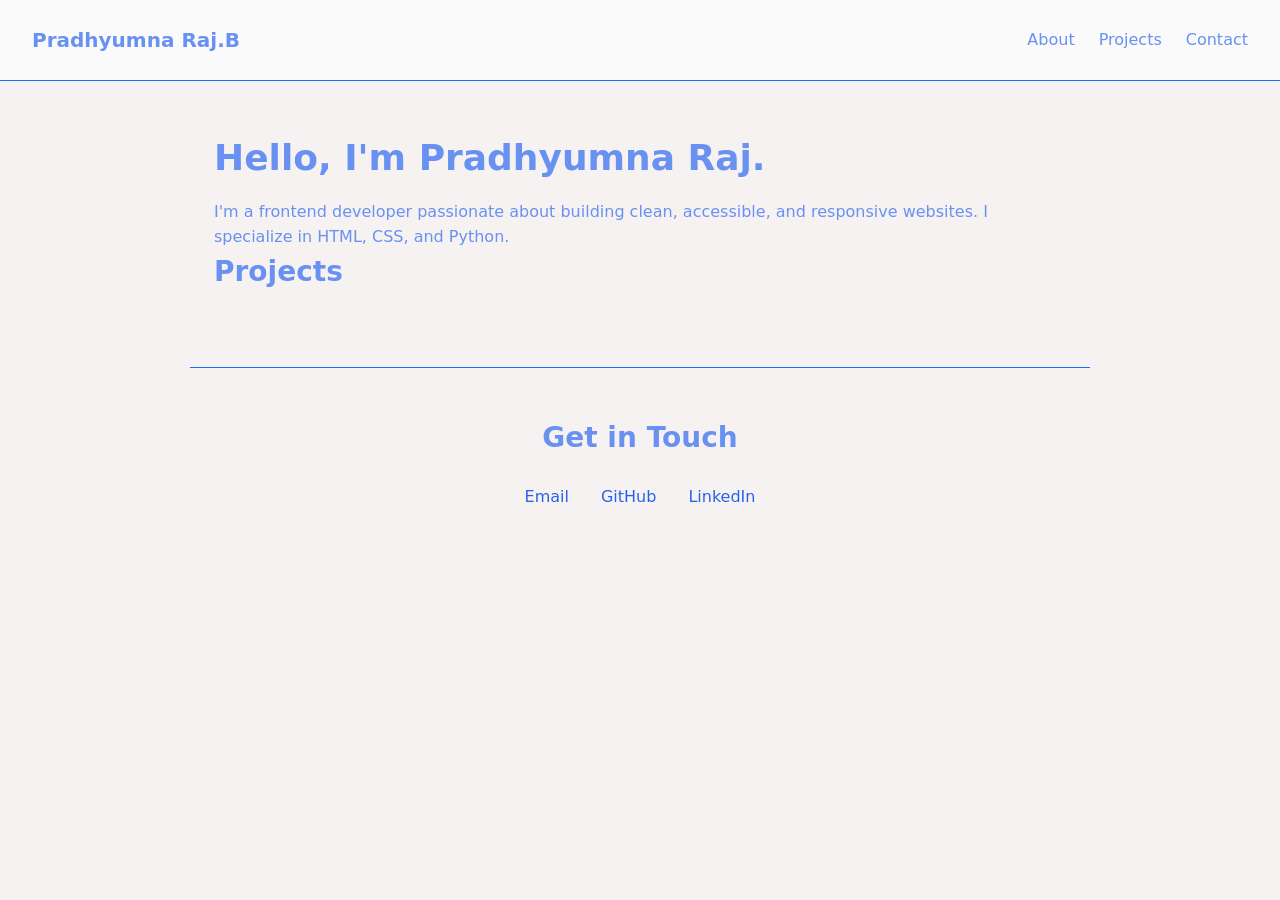
<file: index.html>
<!DOCTYPE html>
<html lang="en">
<head>
  <meta charset="UTF-8">
  <meta name="viewport" content="width=device-width, initial-scale=1.0">
  <title>Pradhyumna Raj.B | Frontend Developer Portfolio</title>
  <link rel="stylesheet" href="style.css">
</head>
<body>

  <header>
    <div class="logo">Pradhyumna Raj.B</div>
    <nav>
      <ul>
        <li><a href="#about">About</a></li>
        <li><a href="#projects">Projects</a></li>
        <li><a href="#contact">Contact</a></li>
      </ul>
    </nav>
  </header>

  <main>
    <section id="about">
      <h1>Hello, I'm Pradhyumna Raj.</h1>
      <p>I'm a frontend developer passionate about building clean, accessible, and responsive websites. I specialize in HTML, CSS, and Python.</p>
    </section>

    <section id="projects">
      <h2>Projects</h2>
      <div class="projects-grid">

      </div>
    </section>
  </main>

  <footer id="contact">
    <h2>Get in Touch</h2>
    <div class="contact-links">
      <a href="rajpradhyumna@gmail.com">Email</a>
      <a href="https://github.com/Pradhyumnaraj">GitHub</a>
      <a href="https://www.linkedin.com/in/pradhyumna-raj-496050431/">LinkedIn</a>
    </div>
  </footer>

</body>
</html>
</file>
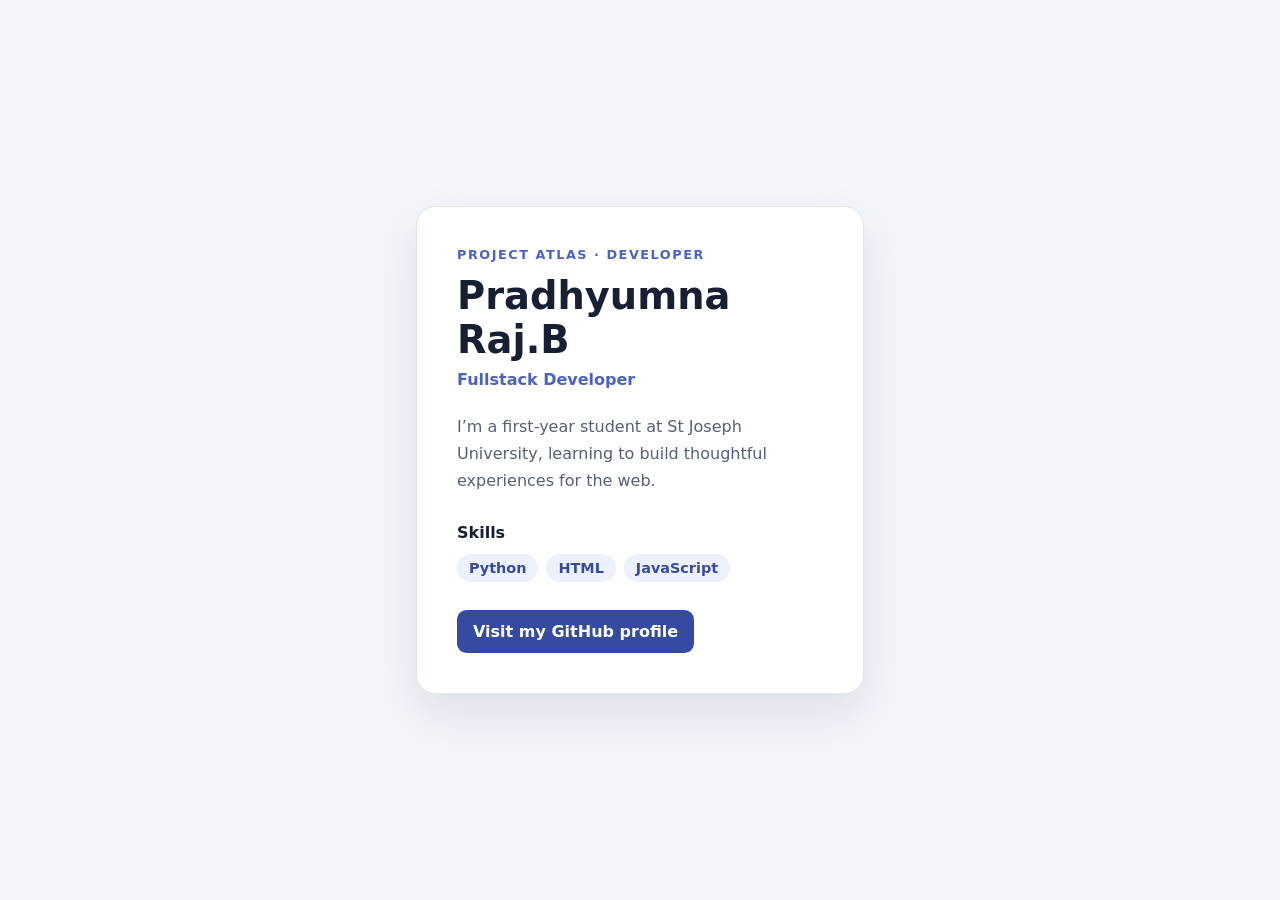
<file: profile.html>
<!DOCTYPE html>
<html lang="en">
<head>
  <meta charset="UTF-8">
  <meta name="viewport" content="width=device-width, initial-scale=1.0">
  <meta name="description" content="Meet Pradhyumna Raj.B, a fullstack developer and first-year student at St Joseph University.">
  <title>Pradhyumna Raj.B | Project Atlas</title>
  <style>
    :root {
      color-scheme: light;
      font-family: system-ui, -apple-system, BlinkMacSystemFont, "Segoe UI", sans-serif;
      color: #172033;
      background: #f3f6fb;
    }

    * {
      box-sizing: border-box;
    }

    body {
      display: grid;
      min-height: 100vh;
      margin: 0;
      padding: 2rem;
      place-items: center;
    }

    main {
      width: min(100%, 28rem);
    }

    .profile-card {
      padding: 2.5rem;
      border: 1px solid #dfe6f1;
      border-radius: 1.25rem;
      background: #fff;
      box-shadow: 0 1.25rem 3rem rgb(23 32 51 / 10%);
    }

    .eyebrow {
      margin: 0 0 0.75rem;
      color: #4a62c2;
      font-size: 0.8rem;
      font-weight: 700;
      letter-spacing: 0.12em;
      text-transform: uppercase;
    }

    h1 {
      margin: 0;
      font-size: clamp(1.8rem, 8vw, 2.4rem);
      line-height: 1.15;
    }

    .role {
      margin: 0.5rem 0 1.5rem;
      color: #4a62c2;
      font-weight: 600;
    }

    .introduction {
      color: #536078;
      line-height: 1.7;
    }

    h2 {
      margin: 1.75rem 0 0.75rem;
      font-size: 1rem;
    }

    .skills {
      display: flex;
      flex-wrap: wrap;
      gap: 0.5rem;
      margin: 0;
      padding: 0;
      list-style: none;
    }

    .skills li {
      padding: 0.4rem 0.75rem;
      border-radius: 999px;
      background: #edf1ff;
      color: #354ba2;
      font-size: 0.9rem;
      font-weight: 600;
    }

    .profile-link {
      display: inline-flex;
      margin-top: 1.75rem;
      padding: 0.75rem 1rem;
      border-radius: 0.6rem;
      background: #354ba2;
      color: #fff;
      font-weight: 600;
      text-decoration: none;
    }

    .profile-link:hover {
      background: #263a86;
    }

    .profile-link:focus-visible {
      outline: 3px solid #91a4ff;
      outline-offset: 3px;
    }
  </style>
</head>
<body>
  <main>
    <article class="profile-card">
      <p class="eyebrow">Project Atlas · Developer</p>
      <h1>Pradhyumna Raj.B</h1>
      <p class="role">Fullstack Developer</p>
      <p class="introduction">I’m a first-year student at St Joseph University, learning to build thoughtful experiences for the web.</p>

      <section aria-labelledby="skills-heading">
        <h2 id="skills-heading">Skills</h2>
        <ul class="skills">
          <li>Python</li>
          <li>HTML</li>
          <li>JavaScript</li>
        </ul>
      </section>

      <a class="profile-link" href="https://github.com/Pradhyumnaraj" target="_blank" rel="noopener noreferrer" aria-label="GitHub profile for Pradhyumna Raj.B">Visit my GitHub profile</a>
    </article>
  </main>
</body>
</html>
</file>
<file: style.css>
:root {
  --brand: #2563eb;
  --ink: #6891f1;
  --bg: #f7f2f2;
  --surface: #fafafa;
  --border: #0872fc;
  --font-main: system-ui, -apple-system, sans-serif;
}

* {
  box-sizing: border-box;
  margin: 0;
  padding: 0;
}

body {
  font-family: var(--font-main);
  background-color: var(--bg);
  color: var(--ink);
  line-height: 1.6;
}

img {
  max-width: 100%;
  height: auto;
}

/* Header & Flexbox Navigation */
header {
  display: flex;
  justify-content: space-between;
  align-items: center;
  padding: 1.5rem 2rem;
  background-color: var(--surface);
  border-bottom: 1px solid var(--border);
}

.logo {
  font-weight: 700;
  font-size: 1.25rem;
}

nav ul {
  display: flex;
  gap: 1.5rem;
  list-style: none;
}

nav a {
  color: var(--ink);
  text-decoration: none;
  font-weight: 500;
}

nav a:hover {
  color: var(--brand);
}

/* Layout Sections */
main, footer {
  max-width: 900px;
  margin: 0 auto;
  padding: 3rem 1.5rem;
}

#about h1 {
  font-size: 2.25rem;
  margin-bottom: 0.75rem;
}

#projects h2, footer h2 {
  font-size: 1.75rem;
  margin-bottom: 1.5rem;
}

/* CSS Grid for Projects Section */
.projects-grid {
  display: grid;
  grid-template-columns: 1fr;
  gap: 1.5rem;
}


/* Footer & Contact */
#contact {
  border-top: 1px solid var(--border);
  text-align: center;
}

.contact-links {
  display: flex;
  justify-content: center;
  gap: 2rem;
}

.contact-links a {
  color: var(--brand);
  text-decoration: none;
  font-weight: 500;
}

/* Responsive Media Queries */
@media (min-width: 640px) {
  .projects-grid {
    grid-template-columns: repeat(2, 1fr);
  }
}

@media (min-width: 900px) {
  .projects-grid {
    grid-template-columns: repeat(3, 1fr);
  }
}
</file>
